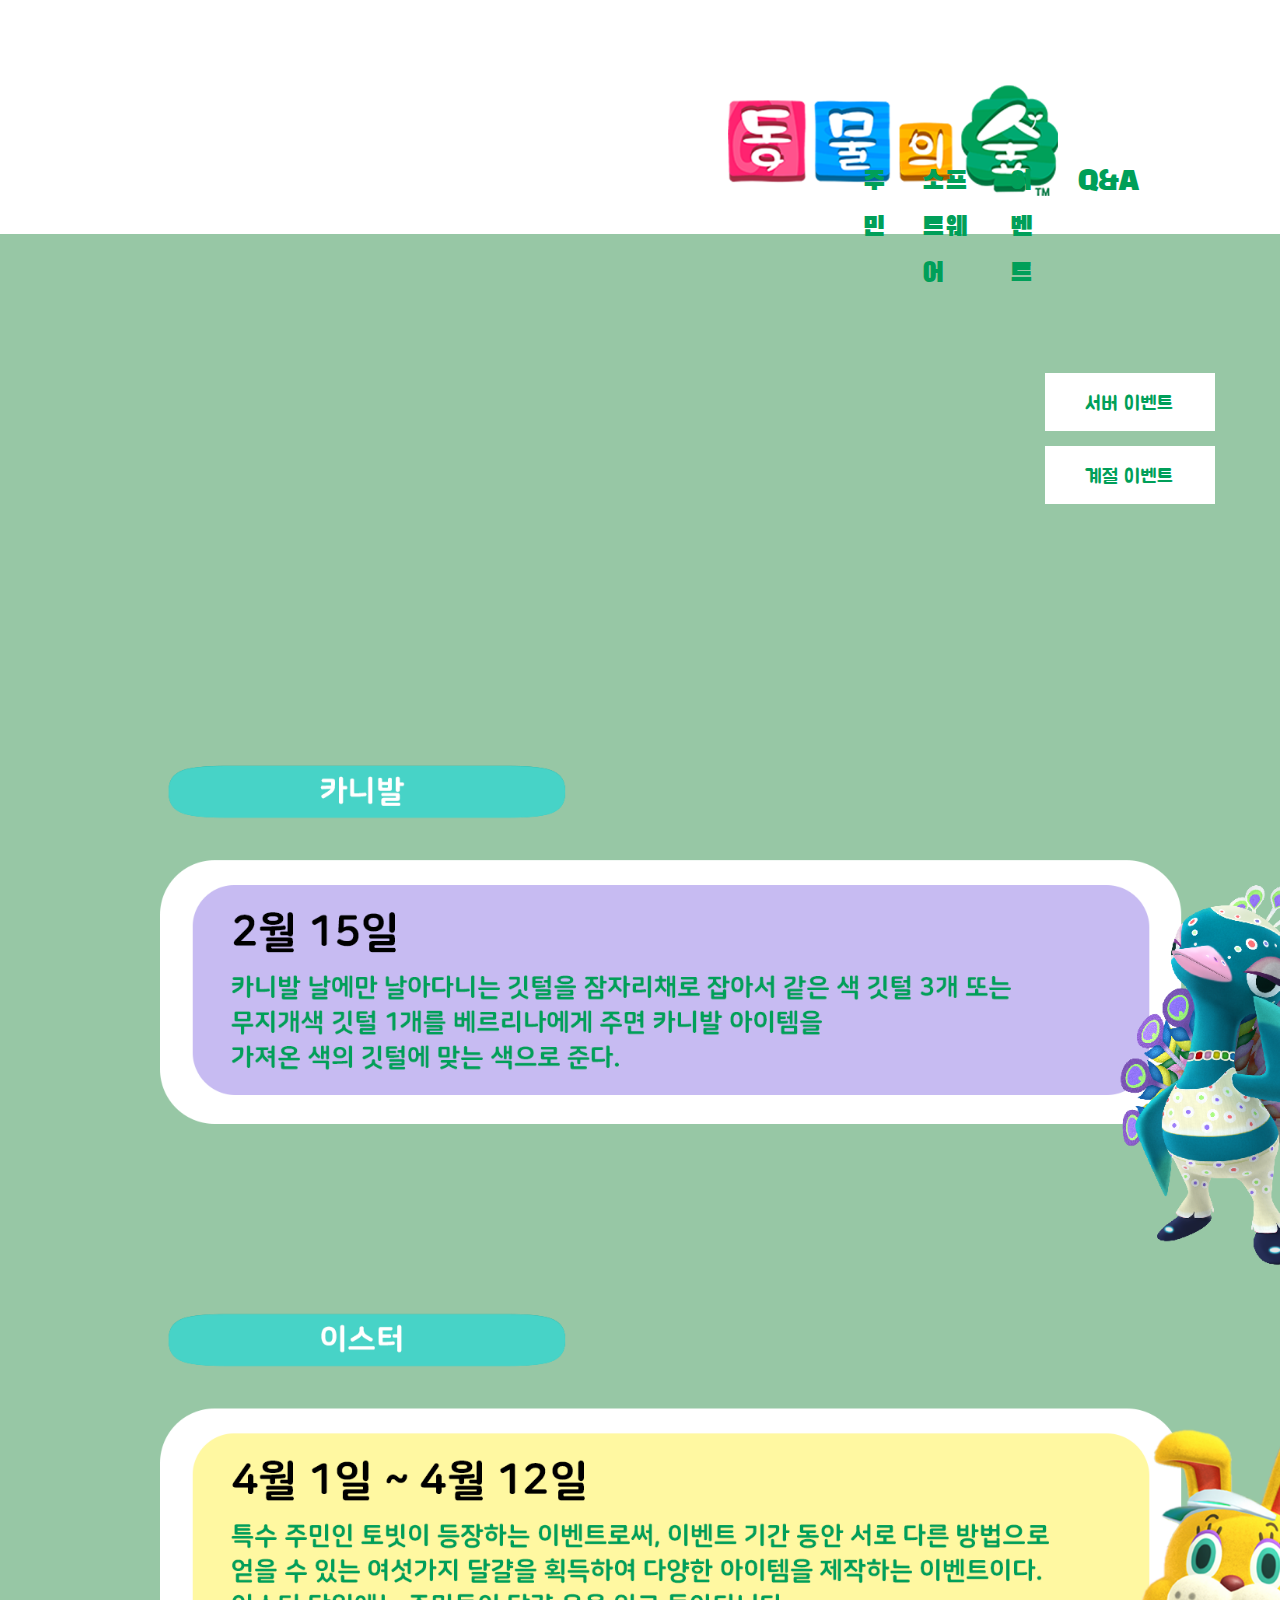
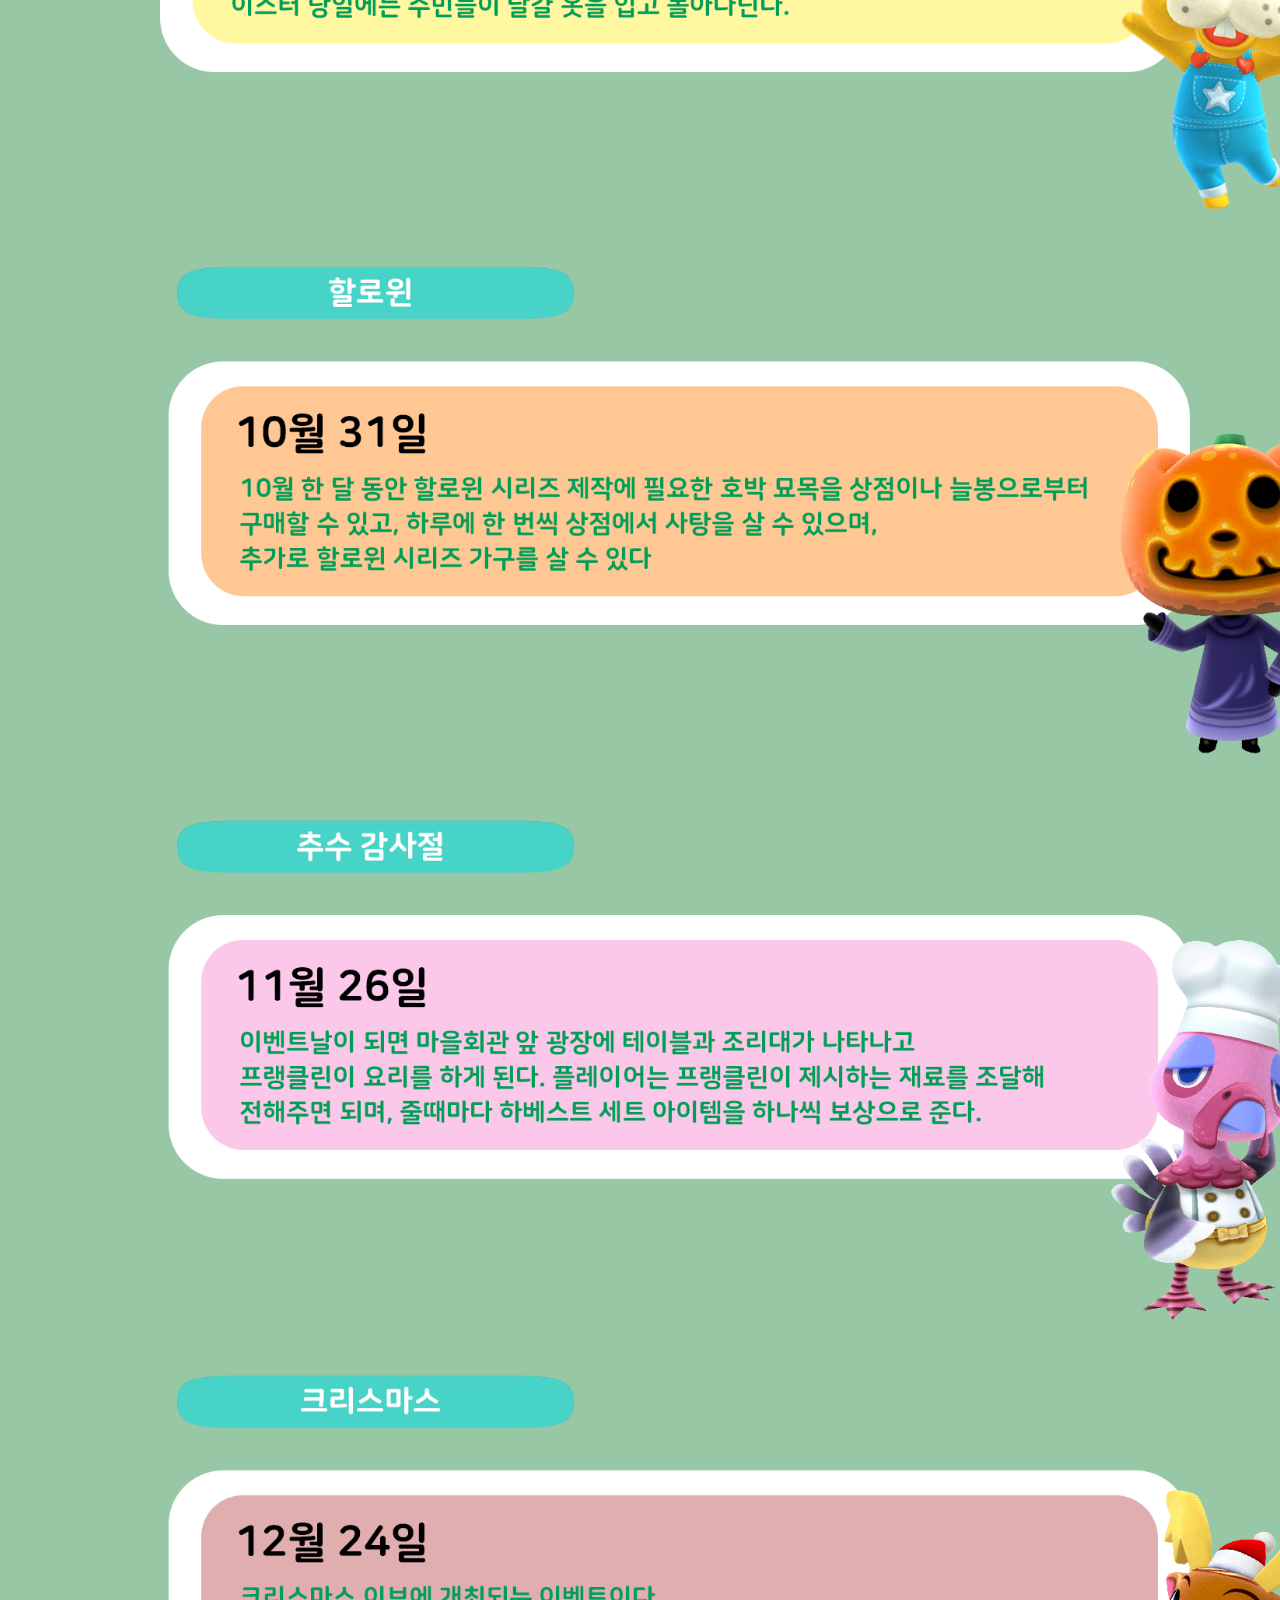
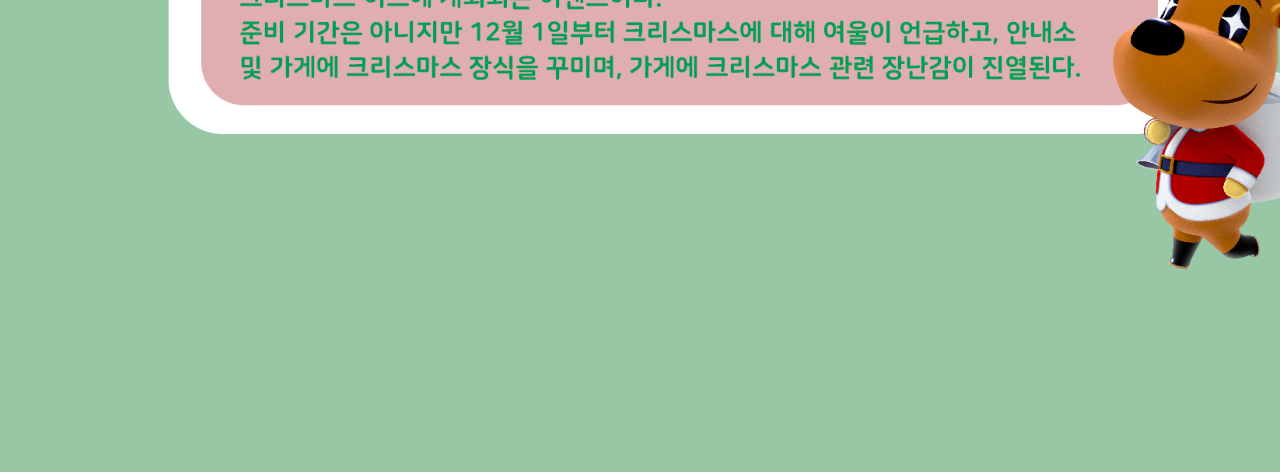
<file: event 1.html>
<!DOCTYPE html>
<html lang="en" dir="ltr">
  <head>
    <meta charset="utf-8">
    <title>동물의 숲</title>
    <link rel="stylesheet" type="text/css" href="css/style.css">
    <link rel="preconnect" href="https://fonts.gstatic.com">
    <link href="https://fonts.googleapis.com/css2?family=Black+Han+Sans&family=Jua&display=swap" rel="stylesheet">
    <style>
      * {
        margin:0;
        padding:0;
        box-sizing: border-box;
      }
      body {
        background-image: url("bg 2.png");
        height: 227px;
        margin-bottom: 40px;
        background-repeat: no-repeat;
        background-color: #97c7a5;
      }
      ul {
        list-style-type: none;
      }
      #page {
        width: 980px;
        margin: 0 auto;
      }
      aside {
        width: 250px;
        float: right;
        margin-top: 10px;
      }
      aside .col1 {
        float: center;
        margin-top: 4px;
        margin-left: 30px;
        font-size: 20px;
        font-family: 'Jua', sans-serif;
        color: #009f59;
      }
      aside ul {
        margin: 65px 50px 60px 0;
      }
      aside li {
        padding: 10px;
        margin: 15px;
        background-color: #ffffff;
      }
      section #sub_img {
        width: 1400px;
        margin-top: 150px;
        margin-left: 90px;
        float: left;
      }
    </style>
  </head>
  <body>
    <header class="page-header wrapper">
      <h1><a href="index.html"><img class="logo" src="logo.png"></a></h1>
      <nav>
        <ul class="main-nav">
          <li><a href="animal 1.html">주민</a></li>
          <li><a href="software.html">소프트웨어</a></li>
          <li><a href="event 1.html">이벤트</a></li>
          <li><a href="q.html">Q&A</a></li>
        </ul>
      </nav>
    </header>

    <main>
      <aside>
          <ul>
            <li class="selected"><a href="event 1.html"><div class="col1">서버 이벤트</div>
              <div class="clear"></div>
            </li>
            <li class="selected"><a href="event 2.html"><div class="col1">계절 이벤트</div>
              <div class="clear"></div>
            </li>
          </ul>
      </aside>
      <section>
        <div id="sub_img"><img src="event 1.png"></div>
      </section>
      <div class="clear"></div>
    </main>
  </body>
</html>
</file>
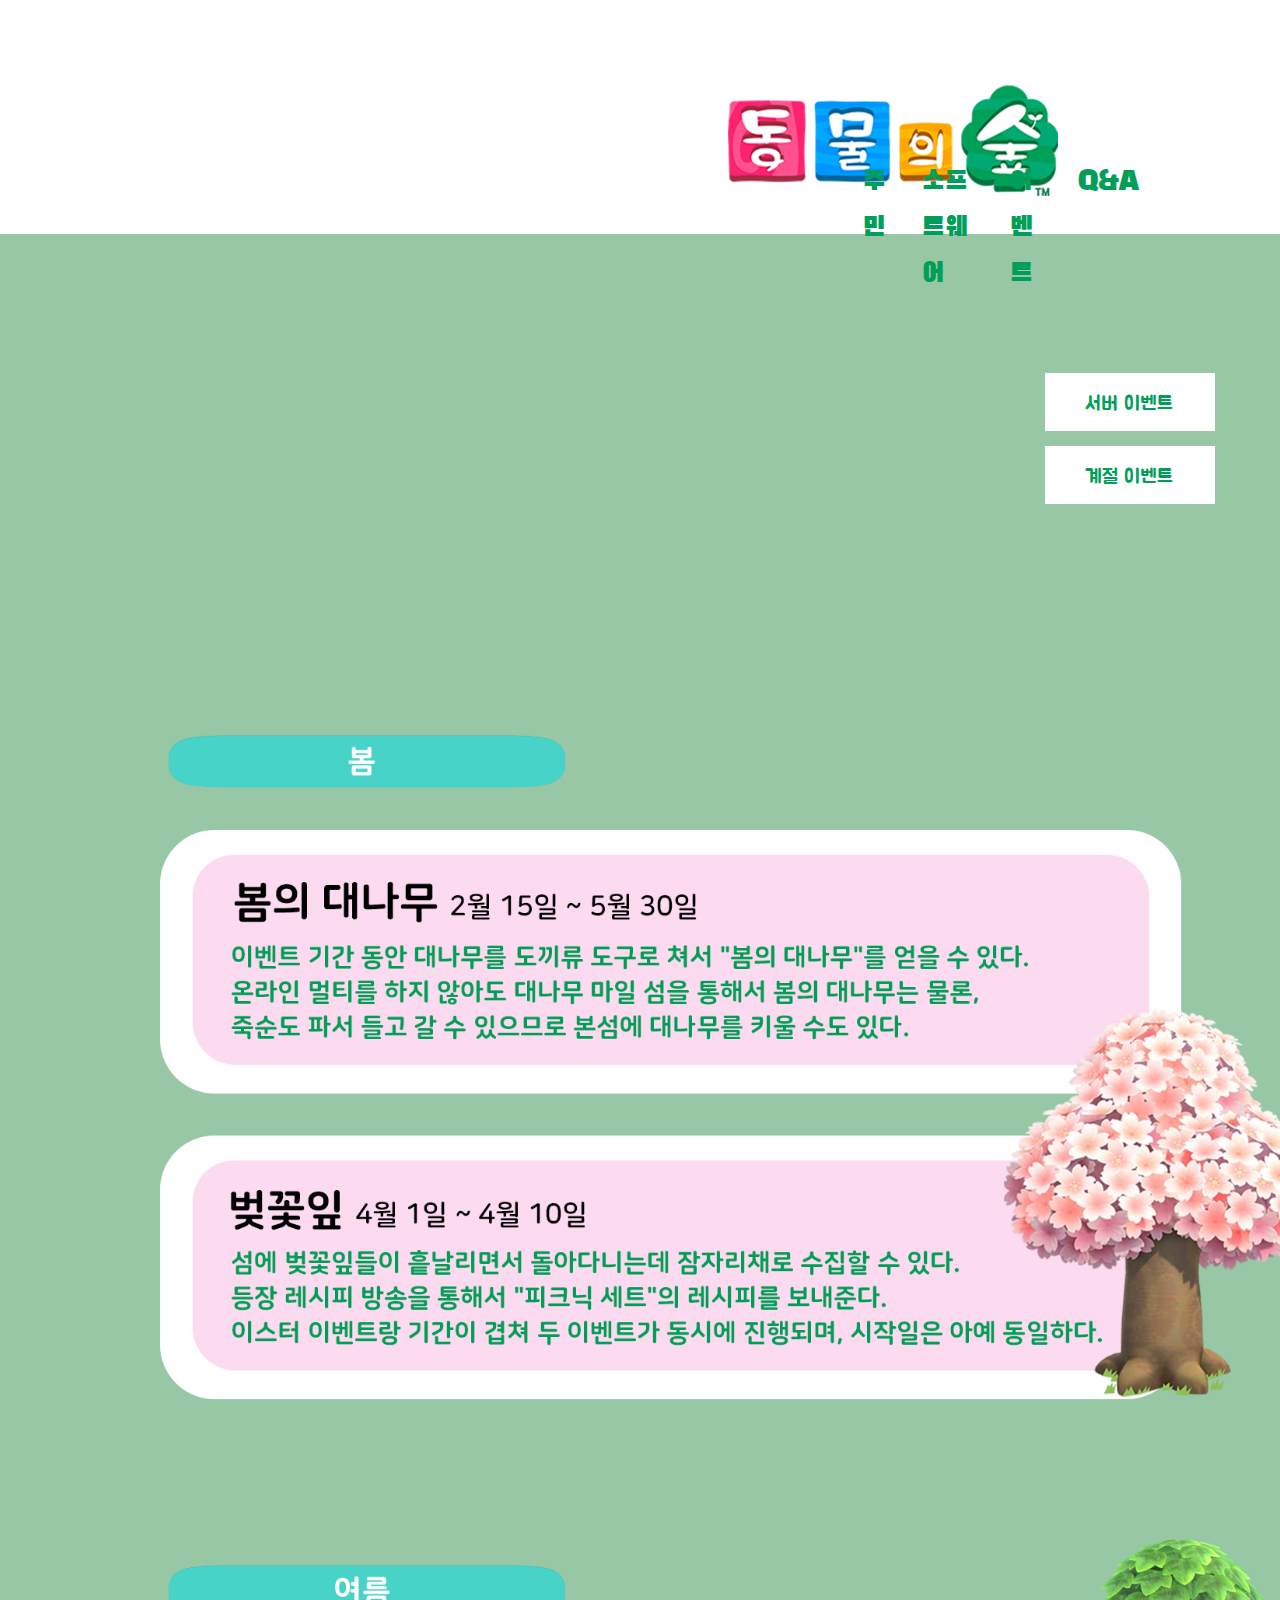
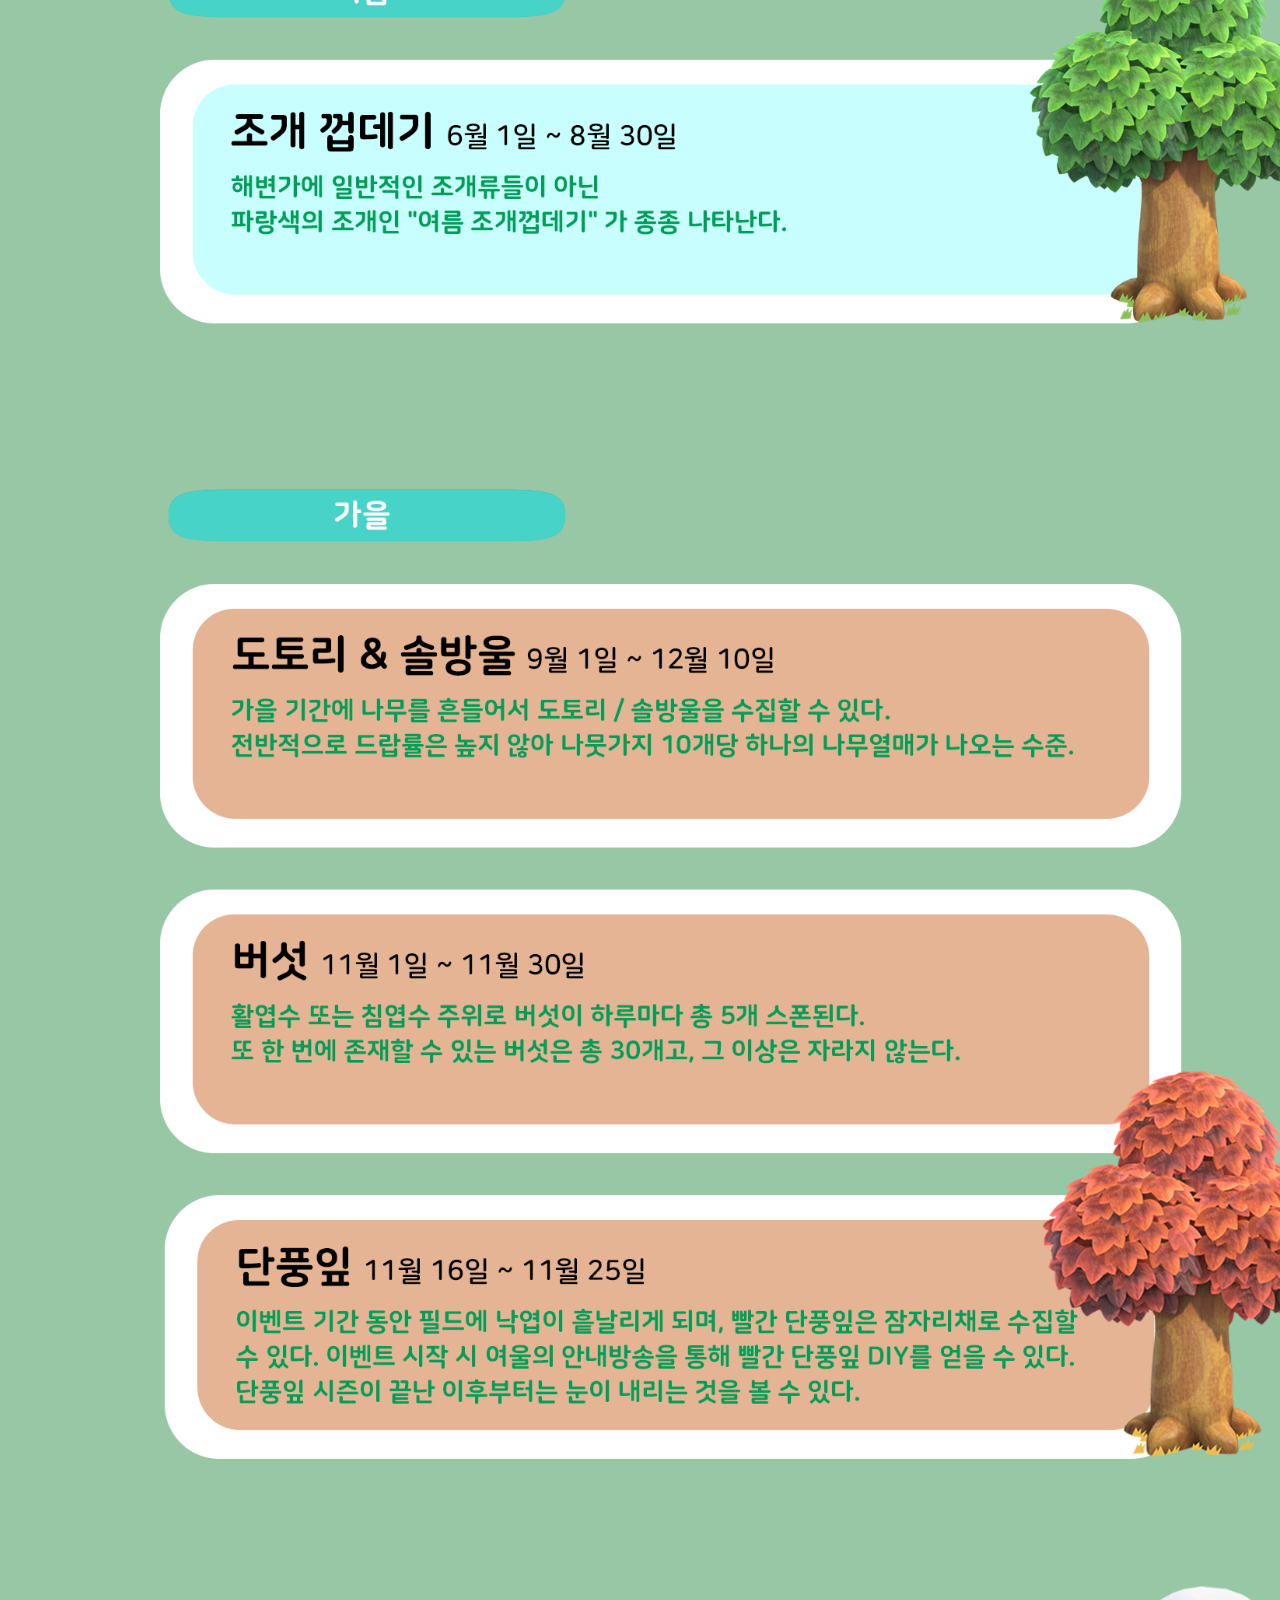
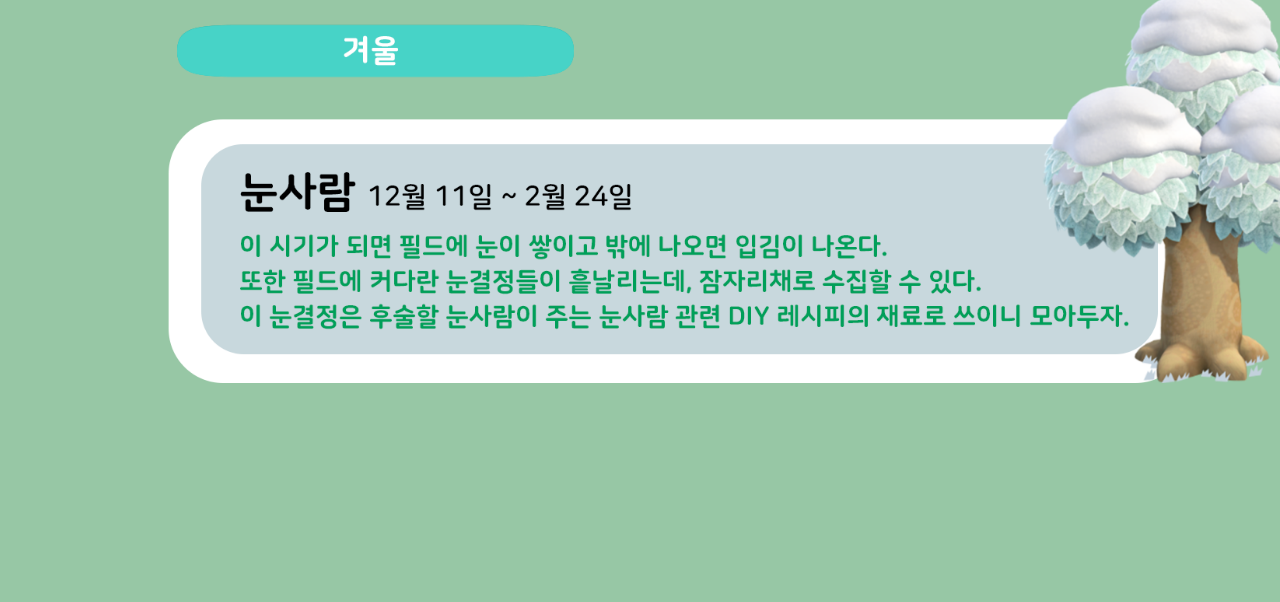
<file: event 2.html>
<!DOCTYPE html>
<html lang="en" dir="ltr">
  <head>
    <meta charset="utf-8">
    <title>동물의 숲</title>
    <link rel="stylesheet" type="text/css" href="css/style.css">
    <link rel="preconnect" href="https://fonts.gstatic.com">
    <link href="https://fonts.googleapis.com/css2?family=Black+Han+Sans&family=Jua&display=swap" rel="stylesheet">
    <style>
      * {
        margin:0;
        padding:0;
        box-sizing: border-box;
      }
      body {
        background-image: url("bg 2.png");
        height: 227px;
        margin-bottom: 40px;
        background-repeat: no-repeat;
        background-color: #97c7a5;
      }
      ul {
        list-style-type: none;
      }
      #page {
        width: 980px;
        margin: 0 auto;
      }
      aside {
        width: 250px;
        float: right;
        margin-top: 10px;
      }
      aside .col1 {
        float: center;
        margin-top: 4px;
        margin-left: 30px;
        font-size: 20px;
        font-family: 'Jua', sans-serif;
        color: #009f59;
      }
      aside ul {
        margin: 65px 50px 60px 0;
      }
      aside li {
        padding: 10px;
        margin: 15px;
        background-color: #ffffff;
      }
      section #sub_img {
        width: 1400px;
        margin-top: 150px;
        margin-left: 90px;
        float: left;
      }
    </style>
  </head>
  <body>
    <header class="page-header wrapper">
      <h1><a href="index.html"><img class="logo" src="logo.png"></a></h1>
      <nav>
        <ul class="main-nav">
          <li><a href="animal 1.html">주민</a></li>
          <li><a href="software.html">소프트웨어</a></li>
          <li><a href="event 1.html">이벤트</a></li>
          <li><a href="q.html">Q&A</a></li>
        </ul>
      </nav>
    </header>

    <main>
      <aside>
          <ul>
            <li class="selected"><a href="event 1.html"><div class="col1">서버 이벤트</div>
              <div class="clear"></div>
            </li>
            <li class="selected"><a href="event 2.html"><div class="col1">계절 이벤트</div>
              <div class="clear"></div>
            </li>
          </ul>
      </aside>
      <section>
        <div id="sub_img"><img src="event 2.png"></div>
      </section>
      <div class="clear"></div>
    </main>
  </body>
</html>
</file>
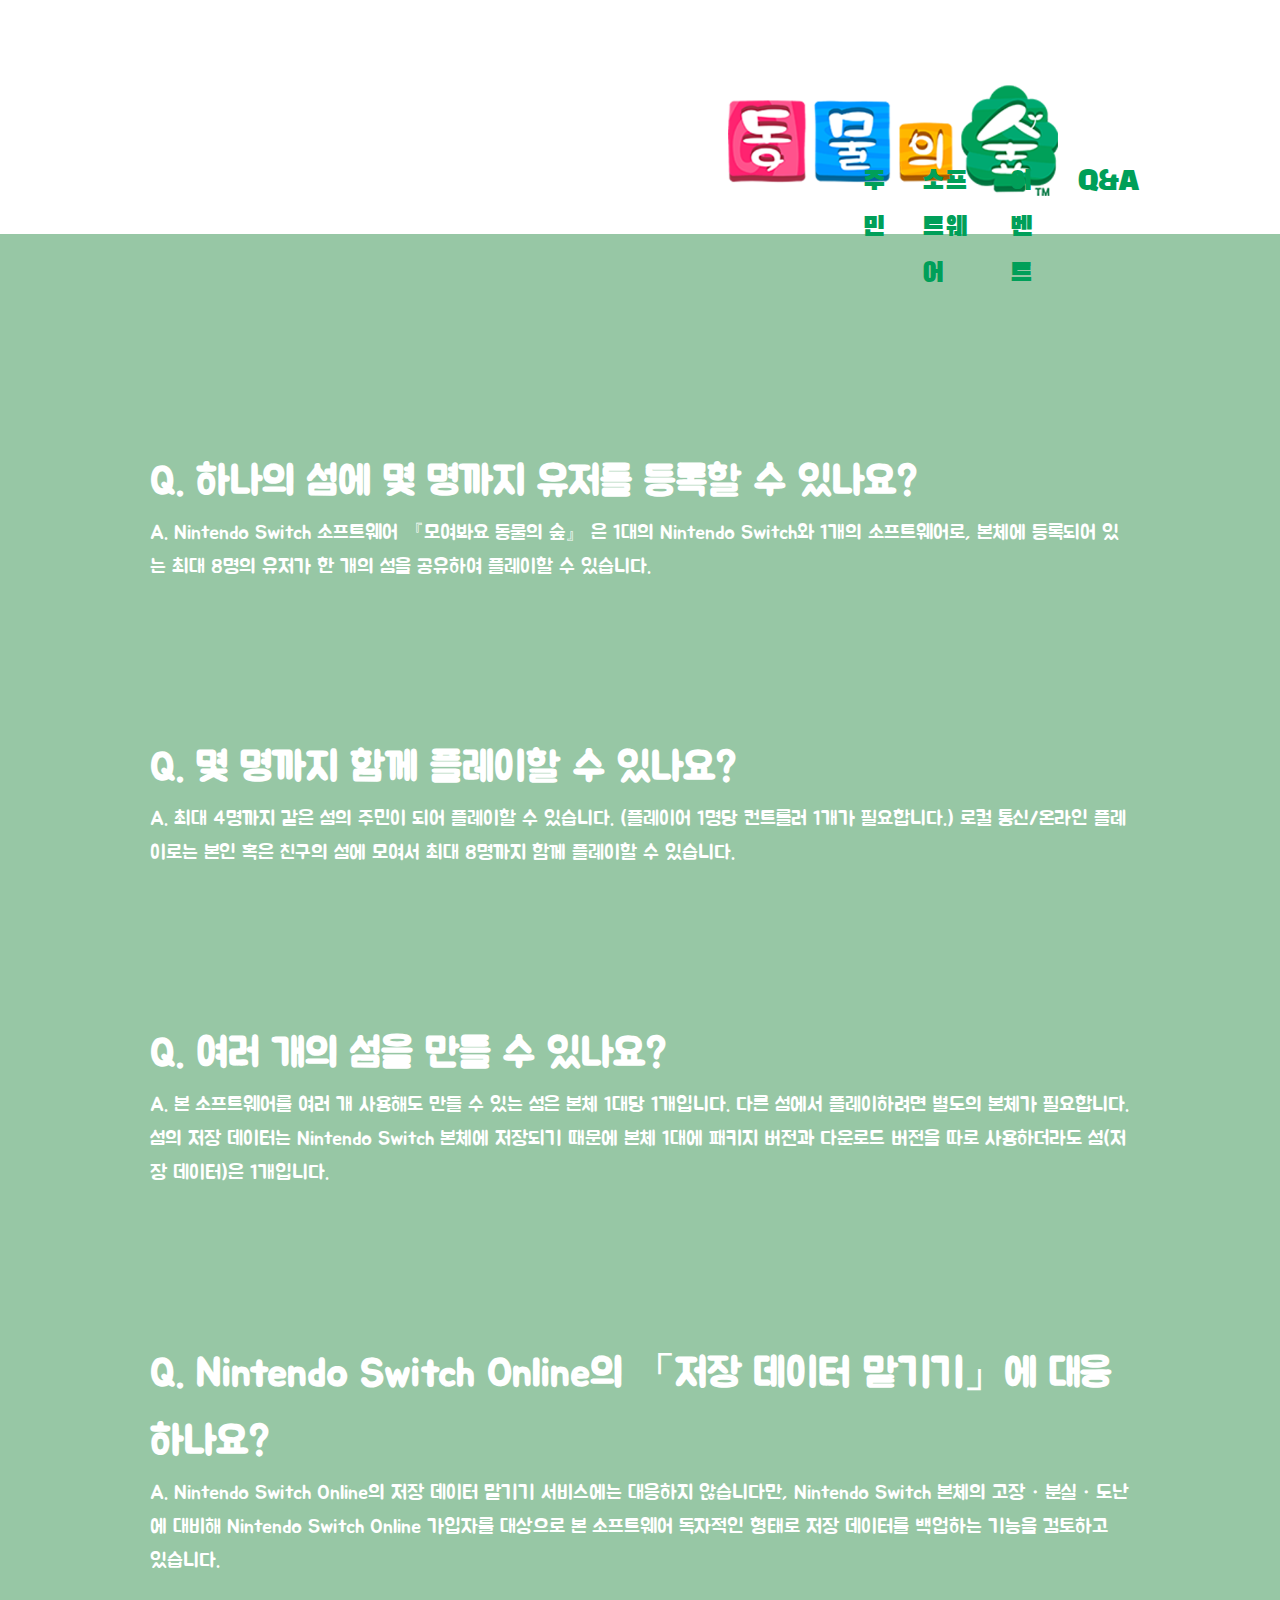
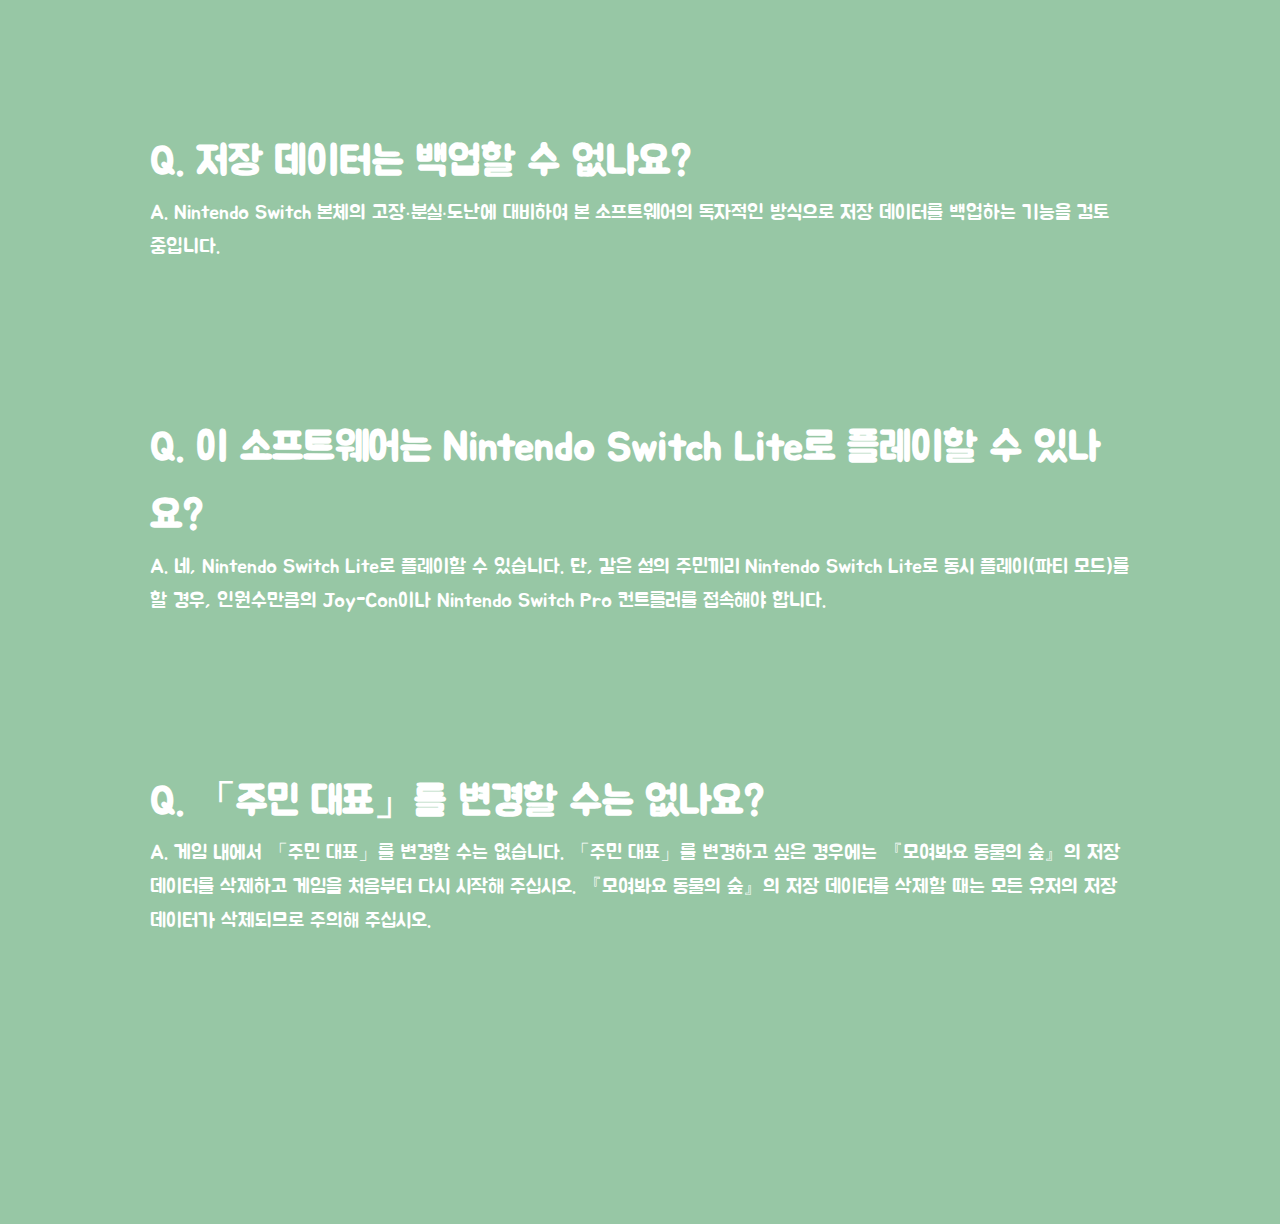
<file: q.html>
<!DOCTYPE html>
<html lang="en" dir="ltr">
  <head>
    <meta charset="utf-8">
    <title>동물의 숲</title>
    <link rel="stylesheet" type="text/css" href="css/style.css">
    <link rel="preconnect" href="https://fonts.gstatic.com">
    <link href="https://fonts.googleapis.com/css2?family=Black+Han+Sans&family=Jua&display=swap" rel="stylesheet">
    <style>
      * {
        margin:0;
        padding:0;
        box-sizing: border-box;
      }
      body {
        background-image: url("bg 2.png");
        height: 227px;
        margin-bottom: 40px;
        background-repeat: no-repeat;
        background-color: #97c7a5;
      }
      ul {
        list-style-type: none;
      }
      #page {
        width: 980px;
        margin: 0 auto;
      }
      aside {
        width: 250px;
        float: right;
        margin-top: 10px;
      }
      aside .col1 {
        float: center;
        margin-top: 4px;
        margin-left: 30px;
        font-size: 20px;
        font-family: 'Jua', sans-serif;
        color: #009f59;
      }
      aside ul {
        margin: 65px 50px 60px 0;
      }
      aside li {
        padding: 10px;
        margin: 15px;
        background-color: #ffffff;
      }
      section #sub_img {
        width: 1400px;
        margin-top: 150px;
        margin-left: 200px;
        float: left;
      }
      h2 {
        font-size: 40px;
        color: #ffffff;
        font-family: 'Jua', sans-serif;
        margin-top: 150px;
        margin-left: 150px;
        margin-right: 150px;;
      }
      p {
        font-size: 20px;
        color: #ffffff;
        font-family: 'Jua', sans-serif;
        margin-left: 150px;
        margin-right: 150px;
        margin-bottom: 150px;

      }
    </style>
  </head>
  <body>
    <header class="page-header wrapper">
      <h1><a href="index.html"><img class="logo" src="logo.png"></a></h1>
      <nav>
        <ul class="main-nav">
          <li><a href="animal 1.html">주민</a></li>
          <li><a href="software.html">소프트웨어</a></li>
          <li><a href="event 1.html">이벤트</a></li>
          <li><a href="q.html">Q&A</a></li>
        </ul>
      </nav>
    </header>

    <h2>Q. 하나의 섬에 몇 명까지 유저를 등록할 수 있나요?</h2>
    <p>A. Nintendo Switch 소프트웨어 『모여봐요 동물의 숲』 은 1대의 Nintendo Switch와 1개의 소프트웨어로,
      본체에 등록되어 있는 최대 8명의 유저가 한 개의 섬을 공유하여 플레이할 수 있습니다.</p>

    <h2>Q. 몇 명까지 함께 플레이할 수 있나요?</h2>
    <p>A. 최대 4명까지 같은 섬의 주민이 되어 플레이할 수 있습니다. (플레이어 1명당 컨트롤러 1개가 필요합니다.)
      로컬 통신/온라인 플레이로는 본인 혹은 친구의 섬에 모여서 최대 8명까지 함께 플레이할 수 있습니다.</p>

    <h2>Q. 여러 개의 섬을 만들 수 있나요?</h2>
    <p>A. 본 소프트웨어를 여러 개 사용해도 만들 수 있는 섬은 본체 1대당 1개입니다. 다른 섬에서 플레이하려면 별도의 본체가 필요합니다.
      섬의 저장 데이터는 Nintendo Switch 본체에 저장되기 때문에 본체 1대에 패키지 버전과 다운로드 버전을 따로 사용하더라도 섬(저장 데이터)은 1개입니다.</p>

    <h2>Q. Nintendo Switch Online의 「저장 데이터 맡기기」에 대응하나요?</h2>
    <p>A. Nintendo Switch Online의 저장 데이터 맡기기 서비스에는 대응하지 않습니다만, Nintendo Switch 본체의 고장・분실・도난에 대비해
      Nintendo Switch Online 가입자를 대상으로 본 소프트웨어 독자적인 형태로 저장 데이터를 백업하는 기능을 검토하고 있습니다.</p>

    <h2>Q. 저장 데이터는 백업할 수 없나요?</h2>
    <p>A. Nintendo Switch 본체의 고장∙분실∙도난에 대비하여 본 소프트웨어의 독자적인 방식으로 저장 데이터를 백업하는 기능을 검토 중입니다.</p>

    <h2>Q. 이 소프트웨어는 Nintendo Switch Lite로 플레이할 수 있나요?</h2>
    <p>A. 네, Nintendo Switch Lite로 플레이할 수 있습니다.
      단, 같은 섬의 주민끼리 Nintendo Switch Lite로 동시 플레이(파티 모드)를 할 경우,
      인원수만큼의 Joy-Con이나 Nintendo Switch Pro 컨트롤러를 접속해야 합니다.</p>

    <h2>Q. 「주민 대표」를 변경할 수는 없나요?</h2>
    <p>A. 게임 내에서 「주민 대표」를 변경할 수는 없습니다.
      「주민 대표」를 변경하고 싶은 경우에는 『모여봐요 동물의 숲』의 저장 데이터를 삭제하고 게임을 처음부터 다시 시작해 주십시오.
      『모여봐요 동물의 숲』의 저장 데이터를 삭제할 때는 모든 유저의 저장 데이터가 삭제되므로 주의해 주십시오.</p>

      <br>
      <br>
      <br>
      <br>
      <br>
  </body>
</html>
</file>
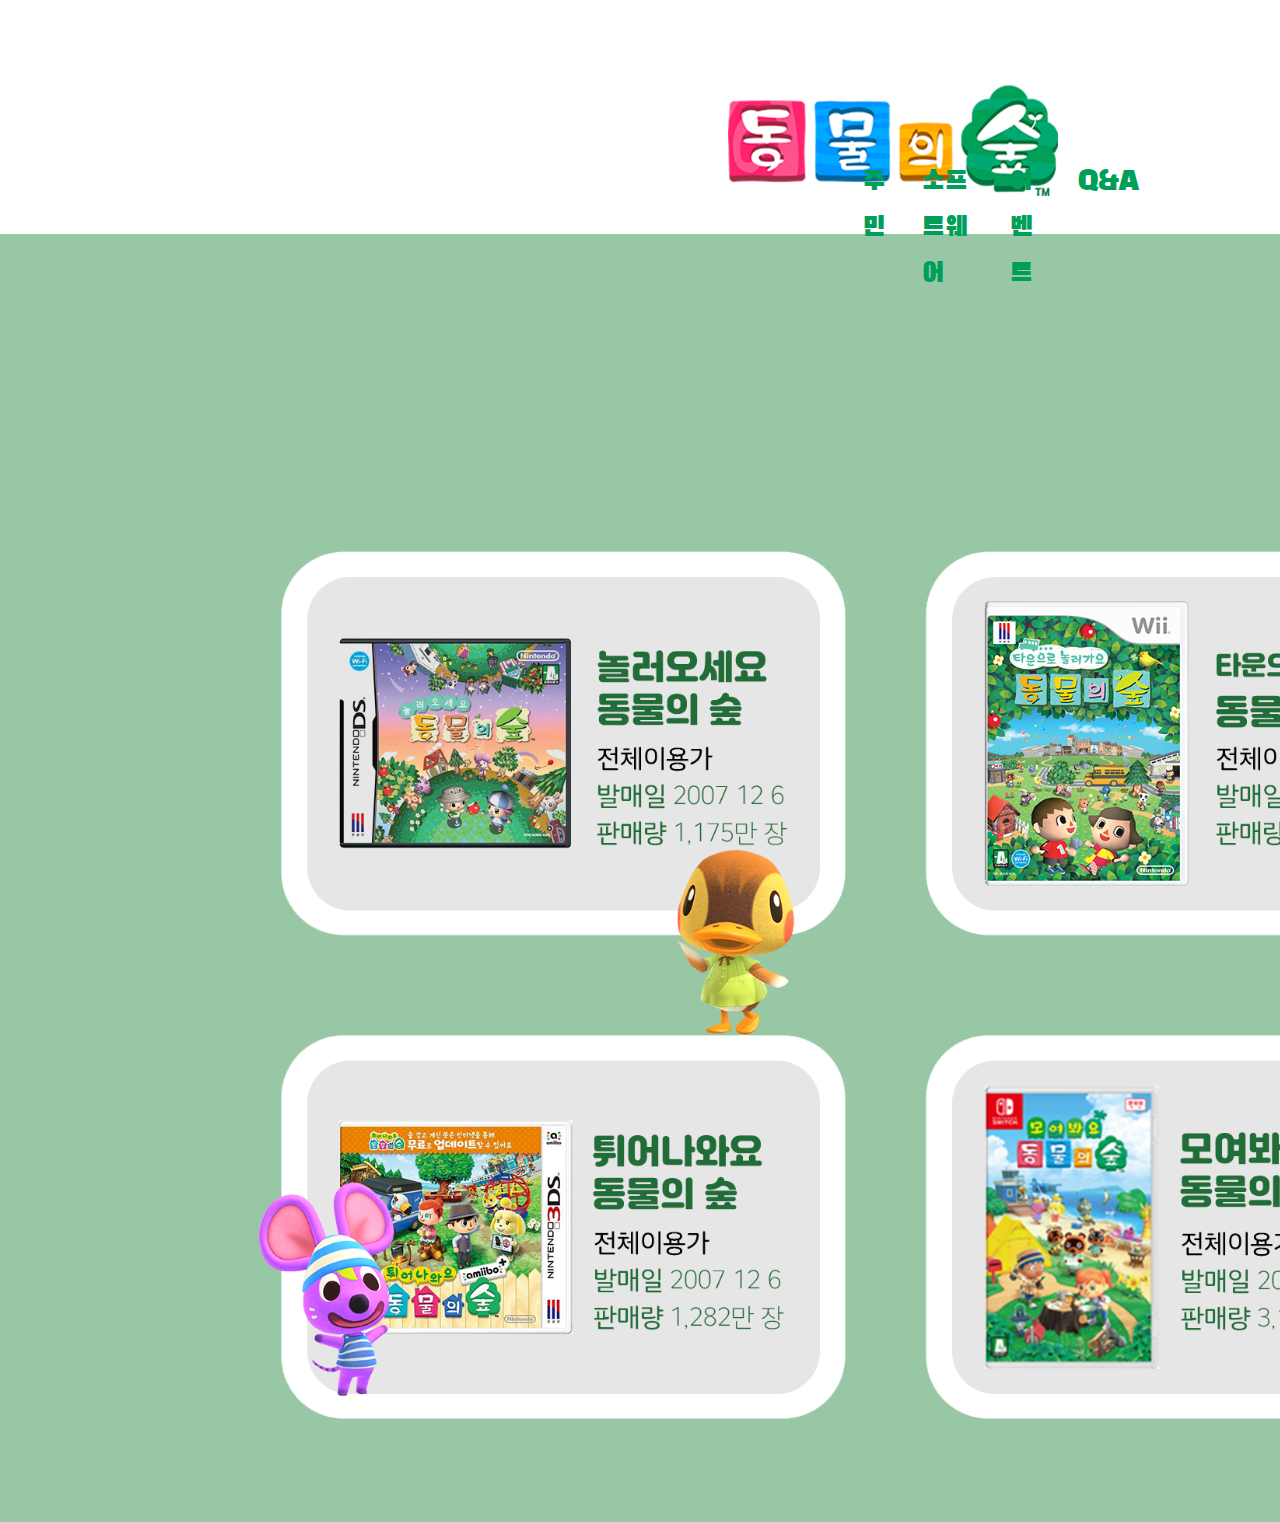
<file: software.html>
<!DOCTYPE html>
<html lang="en" dir="ltr">
  <head>
    <meta charset="utf-8">
    <title>동물의 숲</title>
    <link rel="stylesheet" type="text/css" href="css/style.css">
    <link rel="preconnect" href="https://fonts.gstatic.com">
    <link href="https://fonts.googleapis.com/css2?family=Black+Han+Sans&family=Jua&display=swap" rel="stylesheet">
    <style>
      * {
        margin:0;
        padding:0;
        box-sizing: border-box;
      }
      body {
        background-image: url("bg 2.png");
        height: 227px;
        margin-bottom: 40px;
        background-repeat: no-repeat;
        background-color: #97c7a5;
      }
      ul {
        list-style-type: none;
      }
      #page {
        width: 980px;
        margin: 0 auto;
      }
      aside {
        width: 250px;
        float: right;
        margin-top: 10px;
      }
      aside .col1 {
        float: center;
        margin-top: 4px;
        margin-left: 30px;
        font-size: 20px;
        font-family: 'Jua', sans-serif;
        color: #009f59;
      }
      aside ul {
        margin: 65px 50px 60px 0;
      }
      aside li {
        padding: 10px;
        margin: 15px;
        background-color: #ffffff;
      }
      section #sub_img {
        width: 1400px;
        margin-top: 150px;
        margin-left: 200px;
        float: left;
      }
    </style>
  </head>
  <body>
    <header class="page-header wrapper">
      <h1><a href="index.html"><img class="logo" src="logo.png"></a></h1>
      <nav>
        <ul class="main-nav">
          <li><a href="animal 1.html">주민</a></li>
          <li><a href="software.html">소프트웨어</a></li>
          <li><a href="event 1.html">이벤트</a></li>
          <li><a href="q.html">Q&A</a></li>
        </ul>
      </nav>
    </header>

    <main>
      <section>
        <div id="sub_img"><img src="software.png"></div>
      </section>
      <div class="clear"></div>
    </main>
  </body>
</html>
</file>
<file: css/style.css>
@charset "UTF-8";


/*
------------------------------ */
html {
  font-size: 100%;
}
html {
  font-family: 'Black Han Sans', sans-serif;
  line-height: 1.7;
  color: #000000;
}
a {
  text-decoration: none;
}
img {
  max-width: 100%;
}
/* HEADER
------------------------------ */
.logo {
  width: 330px;
  margin-top: 85px;
  margin-left: 677px;
}
.main-nav {
  display: flex;
  font-size: 27px;
  text-decoration: uppercase;
  margin-top: 160px;
  list-style: none;
  margin-right: 90px;
}
.main-nav li {
  margin-left: 36px;
}
.main-nav a {
  color: #009f59;
}
.main-nav a:hover {
  color: #000000;
}
.page-header {
  display: flex;
  justify-content: space-between;
}
.wrapper {
  max-width: 1100%;
  margin: 0 auto;
  padding: 0 4%;
}
</file>
